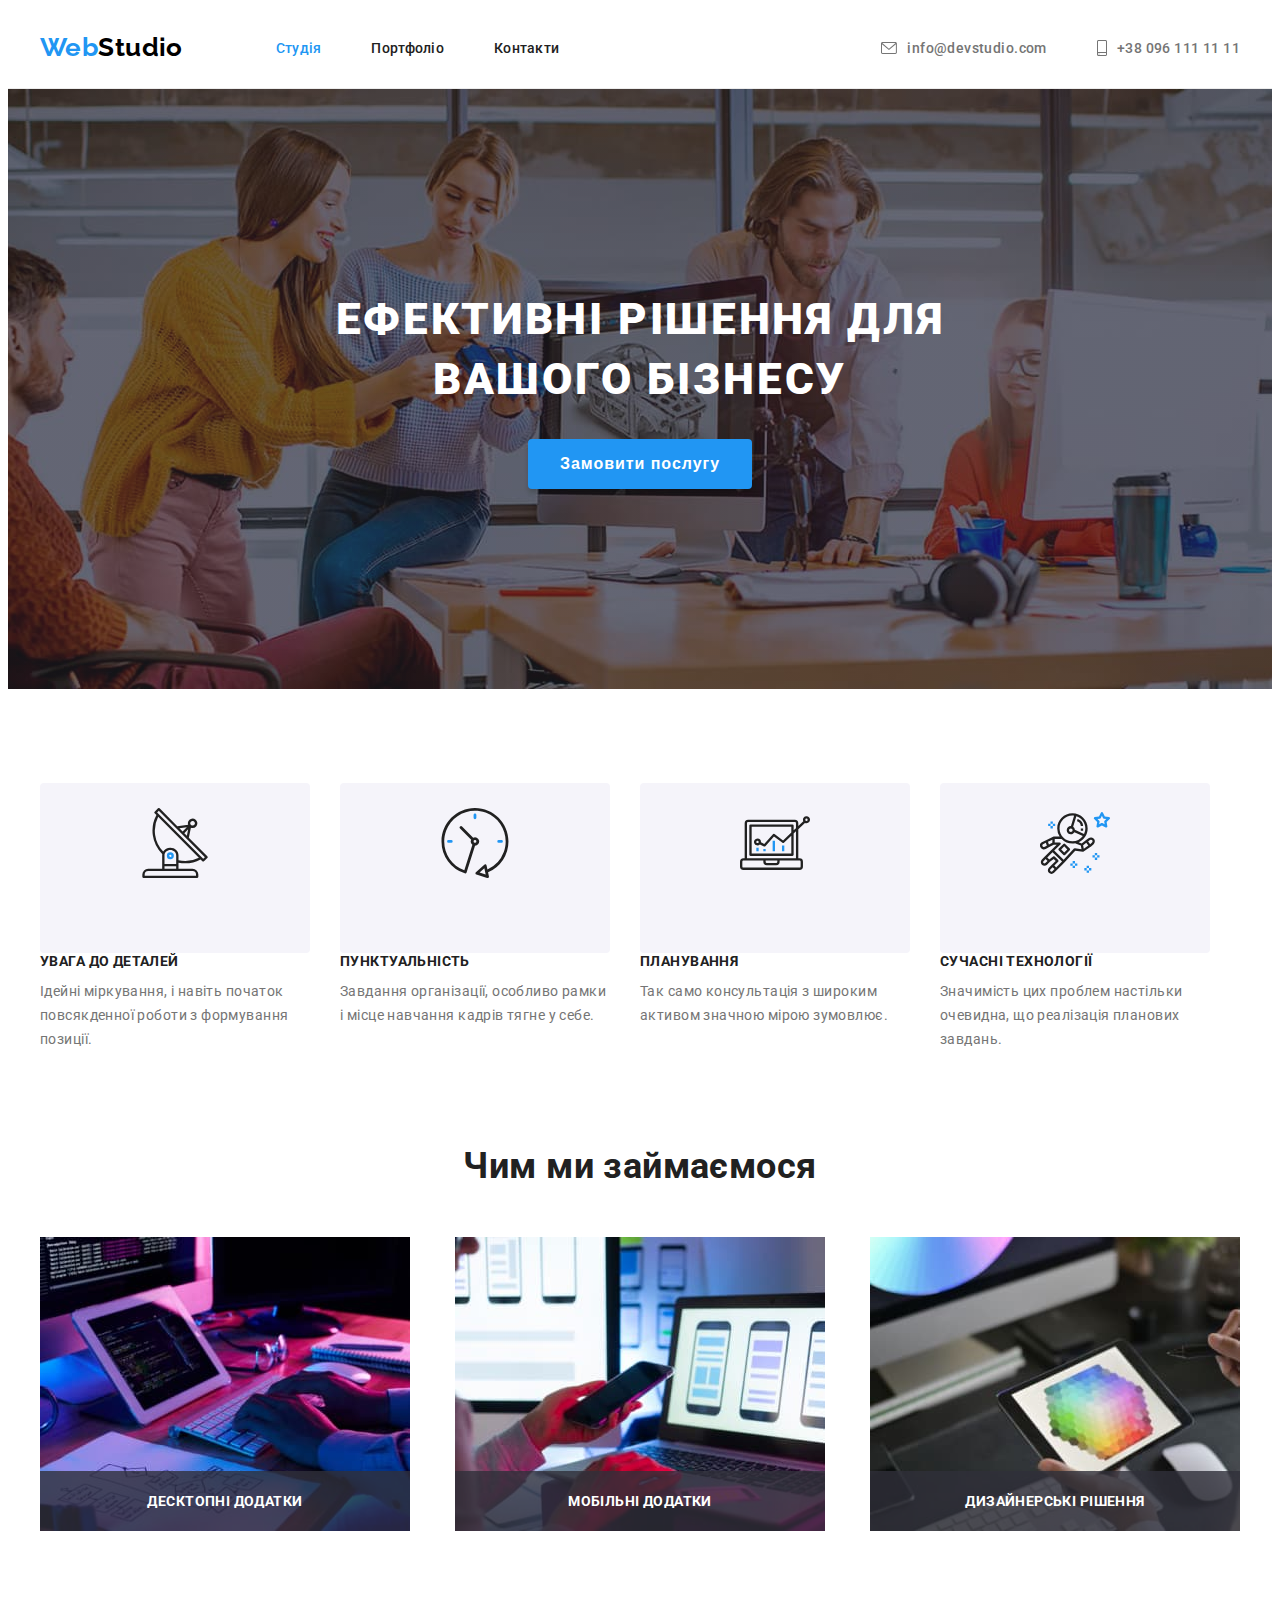
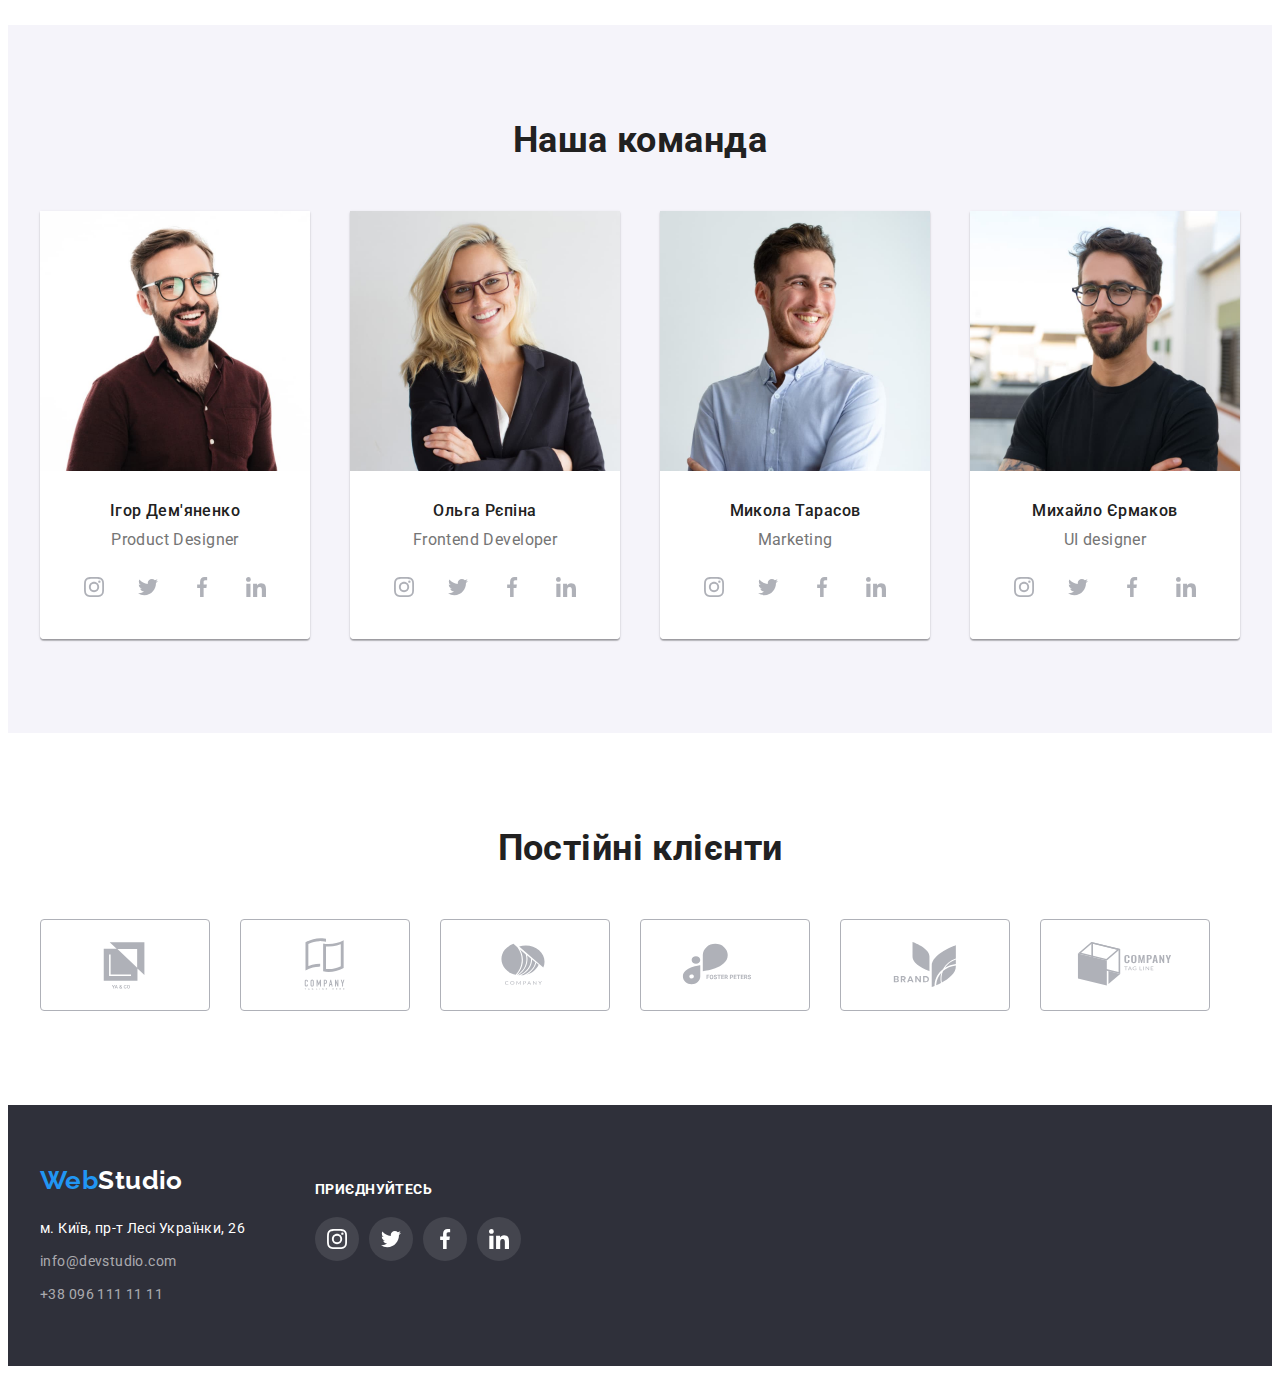
<file: index.html>
<!DOCTYPE html>
<html lang="uk">
  <head>
    <meta charset="UTF-8" />
    <meta http-equiv="X-UA-Compatible" content="IE=edge" />
    <meta name="viewport" content="width=device-width, initial-scale=1.0" />
    <title>Студія</title>
    <link rel="preconnect" href="https://fonts.googleapis.com" />
    <link rel="preconnect" href="https://fonts.gstatic.com" crossorigin />
    <link
      href="https://fonts.googleapis.com/css2?family=Raleway:wght@700&family=Roboto:wght@400;500;700;900&display=swap"
      rel="stylesheet"
    />
    <link
      rel="stylesheet"
      href="https://cdnjs.cloudflare.com/ajax/libs/modern-normalize/1.1.0/modern-normalize.min.css"
      integrity="sha512-wpPYUAdjBVSE4KJnH1VR1HeZfpl1ub8YT/NKx4PuQ5NmX2tKuGu6U/JRp5y+Y8XG2tV+wKQpNHVUX03MfMFn9Q=="
      crossorigin="anonymous"
      referrerpolicy="no-referrer"
    />
    <link rel="stylesheet" href="./css/styles.css" />
  </head>
  <body>
    <header class="page-header">
      <div class="conteiner">
        <nav class="navigation">
          <a href="./index.html" class="logo link">
            <span class="web-logo">Web</span>Studio
          </a>
          <ul class="nav-links link">
            <li class="item">
              <a href="./index.html" class="nav-link active link">Студія</a>
            </li>
            <li class="item">
              <a href="./portfolio.html" class="nav-link link">Портфоліо</a>
            </li>
            <li class="item">
              <a href="" class="nav-link link">Контакти</a>
            </li>
          </ul>
        </nav>
        <ul class="contact-links link">
          <li class="item">
            <a href="mailto:info@devstudio.com" class="contact-link link">
              <svg class="icon envelope">
                <use href="./images/symbol-defs.svg#icon-envelope"></use>
              </svg>
              info@devstudio.com</a
            >
          </li>
          <li class="item">
            <a href="tel:+380961111111" class="contact-link link">
              <svg class="icon smartphone">
                <use href="./images/symbol-defs.svg#icon-smartphone"></use>
              </svg>
              +38 096 111 11 11
            </a>
          </li>
        </ul>
      </div>
    </header>
    <main>
      <!--section banner-->
      <section class="banner section">
        <div class="conteiner">
          <h1 class="banner-title">ЕФЕКТИВНІ РІШЕННЯ ДЛЯ ВАШОГО БІЗНЕСУ</h1>
          <button type="button" class="banner-button">Замовити послугу</button>
        </div>
      </section>
      <!--section benefits-->
      <section class="section">
        <div class="conteiner">
          <h2 class="section-title visually-hidden">Переваги</h2>
          <ul class="benefits-items link">
            <li class="item">
              <div class="decor">
                <svg class="icon-decor antenna">
                  <use href="./images/symbol-defs.svg#icon-antenna"></use>
                </svg>
              </div>
              <h3 class="advantage-title">УВАГА ДО ДЕТАЛЕЙ</h3>
              <p class="advantage">
                Ідейні міркування, і навіть початок повсякденної роботи з
                формування позиції.
              </p>
            </li>
            <li class="item">
              <div class="decor">
                <svg class="icon-decor">
                  <use href="./images/symbol-defs.svg#icon-clock"></use>
                </svg>
              </div>
              <h3 class="advantage-title">ПУНКТУАЛЬНІСТЬ</h3>
              <p class="advantage">
                Завдання організації, особливо рамки і місце навчання кадрів
                тягне у себе.
              </p>
            </li>
            <li class="item">
              <div class="decor">
                <svg class="icon-decor">
                  <use href="./images/symbol-defs.svg#icon-diagram"></use>
                </svg>
              </div>
              <h3 class="advantage-title">ПЛАНУВАННЯ</h3>
              <p class="advantage">
                Так само консультація з широким активом значною мірою зумовлює.
              </p>
            </li>
            <li class="item">
              <div class="decor">
                <svg class="icon-decor">
                  <use href="./images/symbol-defs.svg#icon-astronaut"></use>
                </svg>
              </div>
              <h3 class="advantage-title">СУЧАСНІ ТЕХНОЛОГІЇ</h3>
              <p class="advantage">
                Значимість цих проблем настільки очевидна, що реалізація
                планових завдань.
              </p>
            </li>
          </ul>
        </div>
      </section>
      <!--section employments-->
      <section class="employments section">
        <div class="conteiner">
          <h2 class="section-title">Чим ми займаємося</h2>
          <ul class="employments-items link">
            <li class="employment">
              <div class="employment-card">
                <img src="./images/coding.jpg" alt="кодимо" width="370" />
                <h3 class="advantage-title">Десктопні додатки</h3>
              </div>
            </li>
            <li class="employment">
              <div class="employment-card">
                <img src="./images/work.jpg" alt="дизайн" width="370" />
                <h3 class="advantage-title">Мобільні додатки</h3>
              </div>
            </li>
            <li class="employment">
              <div class="employment-card">
                <img
                  src="./images/take-color.jpg"
                  alt="вибір кольору"
                  width="370"
                />
                <h3 class="advantage-title">Дизайнерські рішення</h3>
              </div>
            </li>
          </ul>
        </div>
      </section>
      <!--section team-->
      <section class="section team">
        <div class="conteiner">
          <h2 class="section-title">Наша команда</h2>
          <ul class="team-items link">
            <li class="employee">
              <img
                src="./images/igor-demjanenko.jpg"
                alt="Ігор_Дем'яненко"
                width="270"
              />
              <div class="player-data">
                <h3 class="employee-title">Ігор Дем'яненко</h3>
                <p class="employee-position">Product Designer</p>
                <ul class="social-links">
                  <li class="item link">
                    <a href="#" class="social-media">
                      <svg class="social">
                        <use
                          href="./images/symbol-defs.svg#icon-instagram"
                        ></use>
                      </svg>
                    </a>
                  </li>
                  <li class="item link">
                    <a href="#" class="social-media">
                      <svg class="social">
                        <use href="./images/symbol-defs.svg#icon-twitter"></use>
                      </svg>
                    </a>
                  </li>
                  <li class="item link">
                    <a href="#" class="social-media">
                      <svg class="social">
                        <use
                          href="./images/symbol-defs.svg#icon-facebook"
                        ></use>
                      </svg>
                    </a>
                  </li>
                  <li class="item link">
                    <a href="#" class="social-media">
                      <svg class="social">
                        <use
                          href="./images/symbol-defs.svg#icon-linkedin"
                        ></use>
                      </svg>
                    </a>
                  </li>
                </ul>
              </div>
            </li>

            <li class="employee">
              <img
                src="./images/olga-repina.jpg"
                alt="Ольга_Рєпіна"
                width="270"
              />
              <div class="player-data">
                <h3 class="employee-title">Ольга Рєпіна</h3>
                <p class="employee-position">Frontend Developer</p>
                <ul class="social-links">
                  <li class="item link">
                    <a href="#" class="social-media">
                      <svg class="social">
                        <use
                          href="./images/symbol-defs.svg#icon-instagram"
                        ></use>
                      </svg>
                    </a>
                  </li>
                  <li class="item link">
                    <a href="#" class="social-media">
                      <svg class="social">
                        <use href="./images/symbol-defs.svg#icon-twitter"></use>
                      </svg>
                    </a>
                  </li>
                  <li class="item link">
                    <a href="#" class="social-media">
                      <svg class="social">
                        <use
                          href="./images/symbol-defs.svg#icon-facebook"
                        ></use>
                      </svg>
                    </a>
                  </li>
                  <li class="item link">
                    <a href="#" class="social-media">
                      <svg class="social">
                        <use
                          href="./images/symbol-defs.svg#icon-linkedin"
                        ></use>
                      </svg>
                    </a>
                  </li>
                </ul>
              </div>
            </li>
            <li class="employee">
              <img
                src="./images/nikola-tarasov.jpg"
                alt="Микола_Тарасов"
                width="270"
              />
              <div class="player-data">
                <h3 class="employee-title">Микола Тарасов</h3>
                <p class="employee-position">Marketing</p>
                <ul class="social-links">
                  <li class="item link">
                    <a href="#" class="social-media">
                      <svg class="social">
                        <use
                          href="./images/symbol-defs.svg#icon-instagram"
                        ></use>
                      </svg>
                    </a>
                  </li>
                  <li class="item link">
                    <a href="#" class="social-media">
                      <svg class="social">
                        <use href="./images/symbol-defs.svg#icon-twitter"></use>
                      </svg>
                    </a>
                  </li>
                  <li class="item link">
                    <a href="#" class="social-media">
                      <svg class="social">
                        <use
                          href="./images/symbol-defs.svg#icon-facebook"
                        ></use>
                      </svg>
                    </a>
                  </li>
                  <li class="item link">
                    <a href="#" class="social-media">
                      <svg class="social">
                        <use
                          href="./images/symbol-defs.svg#icon-linkedin"
                        ></use>
                      </svg>
                    </a>
                  </li>
                </ul>
              </div>
            </li>
            <li class="employee">
              <img
                src="./images/majkl-ermakov.jpg"
                alt="Михайло_Єрмаков"
                width="270"
              />
              <div class="player-data">
                <h3 class="employee-title">Михайло Єрмаков</h3>
                <p class="employee-position">UI designer</p>
                <ul class="social-links">
                  <li class="item link">
                    <a href="#" class="social-media">
                      <svg class="social">
                        <use
                          href="./images/symbol-defs.svg#icon-instagram"
                        ></use>
                      </svg>
                    </a>
                  </li>
                  <li class="item link">
                    <a href="#" class="social-media">
                      <svg class="social">
                        <use href="./images/symbol-defs.svg#icon-twitter"></use>
                      </svg>
                    </a>
                  </li>
                  <li class="item link">
                    <a href="#" class="social-media">
                      <svg class="social">
                        <use
                          href="./images/symbol-defs.svg#icon-facebook"
                        ></use>
                      </svg>
                    </a>
                  </li>
                  <li class="item link">
                    <a href="#" class="social-media">
                      <svg class="social">
                        <use
                          href="./images/symbol-defs.svg#icon-linkedin"
                        ></use>
                      </svg>
                    </a>
                  </li>
                </ul>
              </div>
            </li>
          </ul>
        </div>
      </section>
      <!--5 section clients-->
      <section class="section">
        <div class="conteiner">
          <h2 class="section-title">Постійні клієнти</h2>
          <ul class="client-links">
            <li class="item link">
              <a href="#" class="client-link">
                <svg class="client">
                  <use href="./images/symbol-defs.svg#icon-Logo-one"></use>
                </svg>
              </a>
            </li>
            <li class="item link">
              <a href="" class="client-link">
                <svg class="client">
                  <use href="./images/symbol-defs.svg#icon-Logo-two"></use>
                </svg>
              </a>
            </li>
            <li class="item link">
              <a href="" class="client-link"
                ><svg class="client">
                  <use href="./images/symbol-defs.svg#icon-Logo-three"></use>
                </svg>
              </a>
            </li>
            <li class="item link">
              <a href="" class="client-link link">
                <svg class="client">
                  <use href="./images/symbol-defs.svg#icon-Logo-four"></use>
                </svg>
              </a>
            </li>
            <li class="item link">
              <a href="" class="client-link">
                <svg class="client">
                  <use href="./images/symbol-defs.svg#icon-Logo-five"></use>
                </svg>
              </a>
            </li>
            <li class="item link">
              <a href="" class="client-link">
                <svg class="client">
                  <use href="./images/symbol-defs.svg#icon-Logo-six"></use>
                </svg>
              </a>
            </li>
          </ul>
        </div>
      </section>
    </main>
    <footer class="footer">
      <div class="conteiner">
        <div class="footer-adress">
          <a href="index.html" class="logo link"
            ><span class="web-logo">Web</span>Studio</a
          >
          <address>
            <ul class="footer-contacts link">
              <li class="item">
                <a
                  href="https://goo.gl/maps/CPtrU1FHBa2aNyZL9"
                  target="_blank"
                  rel="noopener noreferrer nofollow"
                  class="footer-map link"
                  >м. Київ, пр-т Лесі Українки, 26</a
                >
              </li>
              <li class="item">
                <a href="mailto:info@devstudio.com" class="footer-contact link"
                  >info@devstudio.com</a
                >
              </li>
              <li class="item">
                <a href="tel:+380961111111" class="footer-contact link"
                  >+38 096 111 11 11</a
                >
              </li>
            </ul>
          </address>
        </div>
        <div class="footer-media">
          <h3 class="media-title">приєднуйтесь</h3>
          <ul class="social-links">
            <li class="item link">
              <a href="#" class="social-media">
                <svg class="social">
                  <use href="./images/symbol-defs.svg#icon-instagram"></use>
                </svg>
              </a>
            </li>
            <li class="item link">
              <a href="#" class="social-media">
                <svg class="social">
                  <use href="./images/symbol-defs.svg#icon-twitter"></use>
                </svg>
              </a>
            </li>
            <li class="item link">
              <a href="#" class="social-media">
                <svg class="social">
                  <use href="./images/symbol-defs.svg#icon-facebook"></use>
                </svg>
              </a>
            </li>
            <li class="item link">
              <a href="#" class="social-media">
                <svg class="social">
                  <use href="./images/symbol-defs.svg#icon-linkedin"></use>
                </svg>
              </a>
            </li>
          </ul>
        </div>
      </div>
    </footer>
  </body>
</html>
</file>
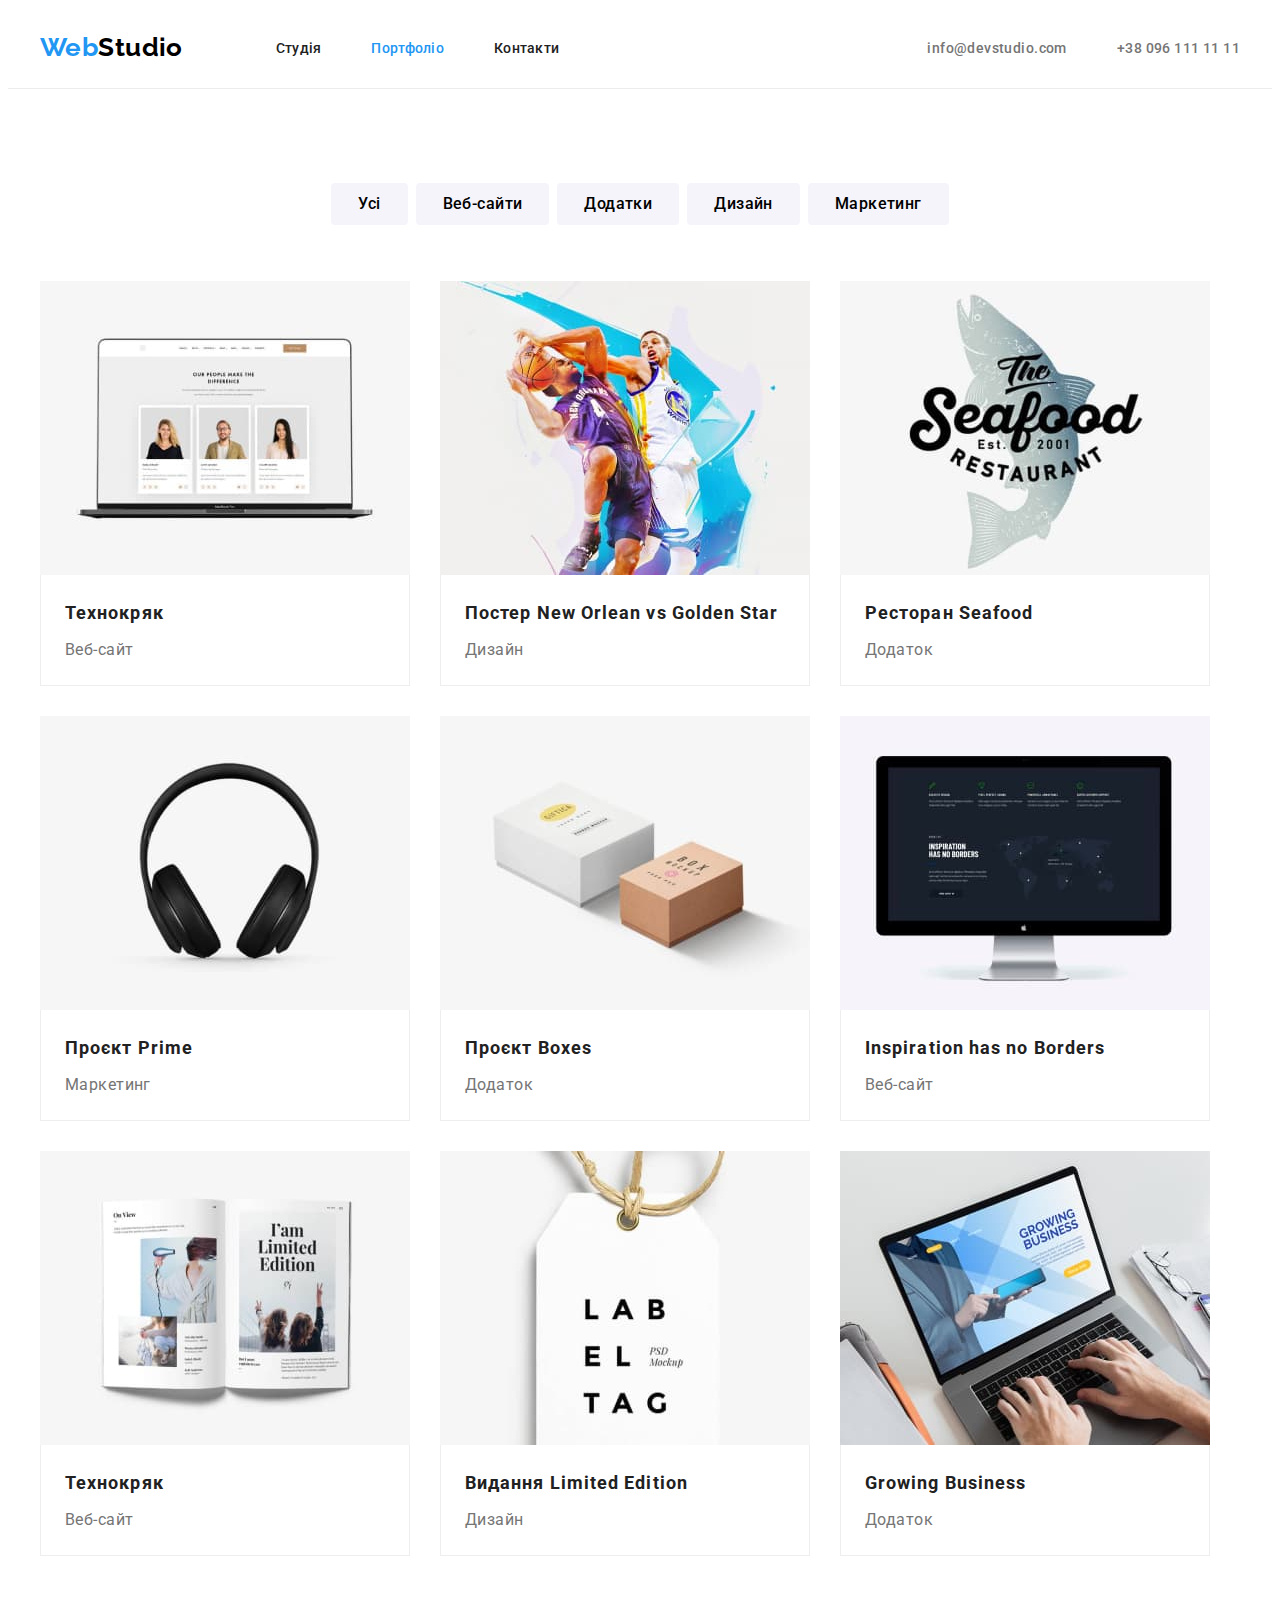
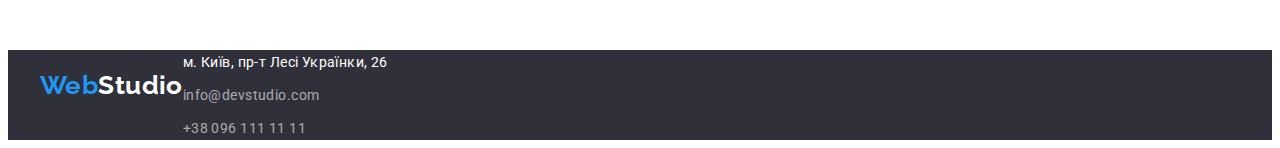
<file: portfolio.html>
<!DOCTYPE html>
<html lang="uk">
  <head>
    <meta charset="UTF-8" />
    <meta http-equiv="X-UA-Compatible" content="IE=edge" />
    <meta name="viewport" content="width=device-width, initial-scale=1.0" />
    <title>Портфоліо</title>
    <link rel="preconnect" href="https://fonts.googleapis.com" />
    <link rel="preconnect" href="https://fonts.gstatic.com" crossorigin />
    <link
      href="https://fonts.googleapis.com/css2?family=Raleway:wght@700&family=Roboto:wght@400;500;700;900&display=swap"
      rel="stylesheet"
    />
    <link
      rel="stylesheet"
      href="https://cdnjs.cloudflare.com/ajax/libs/modern-normalize/1.1.0/modern-normalize.min.css"
      integrity="sha512-wpPYUAdjBVSE4KJnH1VR1HeZfpl1ub8YT/NKx4PuQ5NmX2tKuGu6U/JRp5y+Y8XG2tV+wKQpNHVUX03MfMFn9Q=="
      crossorigin="anonymous"
      referrerpolicy="no-referrer"
    />
    <link rel="stylesheet" href="./css/styles.css" />
  </head>
  <body>
    <header class="page-header">
      <div class="conteiner">
        <nav class="navigation">
          <a href="./index.html" class="logo link">
            <span class="web-logo">Web</span>Studio
          </a>
          <ul class="nav-links link">
            <li class="item">
              <a href="./index.html" class="nav-link link">Студія</a>
            </li>
            <li class="item">
              <a href="./portfolio.html" class="nav-link active link"
                >Портфоліо</a
              >
            </li>
            <li class="item">
              <a href="" class="nav-link link">Контакти</a>
            </li>
          </ul>
        </nav>
        <ul class="contact-links link">
          <li class="item">
            <a href="mailto:info@devstudio.com" class="contact-link link"
              >info@devstudio.com</a
            >
          </li>
          <li class="item">
            <a href="tel:+380961111111" class="contact-link link"
              >+38 096 111 11 11</a
            >
          </li>
        </ul>
      </div>
    </header>
    <main>
      <section class="section">
        <div class="conteiner">
          <h1 class="section-title visually-hidden">проекти</h1>
          <ul class="filter-items link">
            <li class="item">
              <button type="button" class="filter-button">Усі</button>
            </li>
            <li class="item">
              <button type="button" class="filter-button">Веб-сайти</button>
            </li>
            <li class="item">
              <button type="button" class="filter-button">Додатки</button>
            </li>
            <li class="item">
              <button type="button" class="filter-button">Дизайн</button>
            </li>
            <li class="item">
              <button type="button" class="filter-button">Маркетинг</button>
            </li>
          </ul>

          <ul class="project-list link">
            <li class="project-item">
              <div class="box">
                <img src="./images/laptop.jpg" alt="ноутбук" width="370" />
                <div class="overlay">
                  <p class="box-name">
                    Ресурс пропонує комплексні пропозиції з різним рівнем
                    функціоналу та сервісів. Все це дозволить відвідувачу
                    отримати вичерпні відомості про компанію чи приватну особу.
                  </p>
                </div>
              </div>
              <div class="border">
                <h3 class="project-title">Технокряк</h3>
                <p class="project-name">Веб-сайт</p>
              </div>
            </li>
            <li class="project-item">
              <div class="box">
                <img src="./images/basket.jpg" alt="баскетбол" width="370" />
                <div class="overlay">
                  <p class="box-name">
                    Ресурс пропонує комплексні пропозиції з різним рівнем
                    функціоналу та сервісів. Все це дозволить відвідувачу
                    отримати вичерпні відомості про компанію чи приватну особу.
                  </p>
                </div>
              </div>
              <div class="border">
                <h3 class="project-title">Постер New Orlean vs Golden Star</h3>
                <p class="project-name">Дизайн</p>
              </div>
            </li>
            <li class="project-item">
              <div class="box">
                <img src="./images/fish.jpg" alt="риба" width="370" />
                <div class="overlay">
                  <p class="box-name">
                    Ресурс пропонує комплексні пропозиції з різним рівнем
                    функціоналу та сервісів. Все це дозволить відвідувачу
                    отримати вичерпні відомості про компанію чи приватну особу.
                  </p>
                </div>
              </div>
              <div class="border">
                <h3 class="project-title">Ресторан Seafood</h3>
                <p class="project-name">Додаток</p>
              </div>
            </li>
            <li class="project-item">
              <div class="box">
                <img
                  src="./images/headphones.jpg"
                  alt="навушники"
                  width="370"
                />
                <div class="overlay">
                  <p class="box-name">
                    Ресурс пропонує комплексні пропозиції з різним рівнем
                    функціоналу та сервісів. Все це дозволить відвідувачу
                    отримати вичерпні відомості про компанію чи приватну особу.
                  </p>
                </div>
              </div>
              <div class="border">
                <h3 class="project-title">Проєкт Prime</h3>
                <p class="project-name">Маркетинг</p>
              </div>
            </li>
            <li class="project-item">
              <div class="box">
                <img src="./images/boxes.jpg" alt="коробки" width="370" />
                <div class="overlay">
                  <p class="box-name">
                    Ресурс пропонує комплексні пропозиції з різним рівнем
                    функціоналу та сервісів. Все це дозволить відвідувачу
                    отримати вичерпні відомості про компанію чи приватну особу.
                  </p>
                </div>
              </div>
              <div class="border">
                <h3 class="project-title">Проєкт Boxes</h3>
                <p class="project-name">Додаток</p>
              </div>
            </li>
            <li class="project-item">
              <div class="box">
                <img src="./images/desktop.jpg" alt="монітор" width="370" />
                <div class="overlay">
                  <p class="box-name">
                    Ресурс пропонує комплексні пропозиції з різним рівнем
                    функціоналу та сервісів. Все це дозволить відвідувачу
                    отримати вичерпні відомості про компанію чи приватну особу.
                  </p>
                </div>
              </div>
              <div class="border">
                <h3 class="project-title">Inspiration has no Borders</h3>
                <p class="project-name">Веб-сайт</p>
              </div>
            </li>
            <li class="project-item">
              <div class="box">
                <img src="./images/magazine.jpg" alt="журнал" width="370" />
                <div class="overlay">
                  <p class="box-name">
                    Ресурс пропонує комплексні пропозиції з різним рівнем
                    функціоналу та сервісів. Все це дозволить відвідувачу
                    отримати вичерпні відомості про компанію чи приватну особу.
                  </p>
                </div>
              </div>
              <div class="border">
                <h3 class="project-title">Технокряк</h3>
                <p class="project-name">Веб-сайт</p>
              </div>
            </li>
            <li class="project-item">
              <div class="box">
                <img src="./images/labeltag.jpg" alt="цінник" width="370" />
                <div class="overlay">
                  <p class="box-name">
                    Ресурс пропонує комплексні пропозиції з різним рівнем
                    функціоналу та сервісів. Все це дозволить відвідувачу
                    отримати вичерпні відомості про компанію чи приватну особу.
                  </p>
                </div>
              </div>
              <div class="border">
                <h3 class="project-title">Видання Limited Edition</h3>
                <p class="project-name">Дизайн</p>
              </div>
            </li>
            <li class="project-item">
              <div class="box">
                <img src="./images/wework.jpg" alt="працюємо" width="370" />
                <div class="overlay">
                  <p class="box-name">
                    Ресурс пропонує комплексні пропозиції з різним рівнем
                    функціоналу та сервісів. Все це дозволить відвідувачу
                    отримати вичерпні відомості про компанію чи приватну особу.
                  </p>
                </div>
              </div>
              <div class="border">
                <h3 class="project-title">Growing Business</h3>
                <p class="project-name">Додаток</p>
              </div>
            </li>
          </ul>
        </div>
      </section>
    </main>
    <footer class="footer">
      <div class="conteiner">
        <a href="index.html" class="logo link"
          ><span class="web-logo">Web</span>Studio</a
        >
        <address>
          <ul class="footer-contacts link">
            <li class="item">
              <a
                href="https://goo.gl/maps/CPtrU1FHBa2aNyZL9"
                target="_blank"
                rel="noopener noreferrer nofollow"
                class="footer-map link"
                >м. Київ, пр-т Лесі Українки, 26</a
              >
            </li>
            <li class="item">
              <a href="mailto:info@devstudio.com" class="footer-contact link"
                >info@devstudio.com</a
              >
            </li>
            <li class="item">
              <a href="tel:+380961111111" class="footer-contact link"
                >+38 096 111 11 11</a
              >
            </li>
          </ul>
        </address>
      </div>
    </footer>
  </body>
</html>
</file>
<file: css/styles.css>
body {
  font-family: "Roboto", sans-serif;
  font-size: 14px;
  color: var(--main-text-color);
  letter-spacing: 0.03em;
  background-color: var(--background-main);
}

:root {
  --brand-color: #2196f3;
  --main-text-color: #212121;
  --other-text-color: #757575;
  --background-main: #ffffff;
  --other-bg: #f5f4fa;
  --icon-color: #afb1b8;
}

.visually-hidden {
  position: absolute;
  white-space: nowrap;
  width: 1px;
  height: 1px;
  overflow: hidden;
  border: 0;
  padding: 0;
  clip: rect(0 0 0 0);
  clip-path: inset(50%);
  margin: -1px;
}

.link {
  list-style: none;
  text-decoration: none;
}

.conteiner {
  width: 1200px;
  padding-left: 15px;
  padding-right: 15px;
  margin-right: auto;
  margin-left: auto;
  align-items: center;
}

img,
svg {
  display: block;
}

/*стилі шапки(header)*/
.page-header {
  position: sticky;
  z-index: 100;
  top: 0;
  background-color: var(--background-main);
  border-bottom: 1px solid #ececec;
}

.page-header .conteiner {
  display: flex;
}

.navigation {
  display: flex;
  align-items: center;
}

.logo {
  margin-right: 93px;
  padding-top: 24px;
  padding-bottom: 25px;

  font-family: "Raleway";
  font-style: normal;
  font-weight: 700;
  font-size: 26px;
  line-height: calc(31 / 26);

  color: #000000;
}

.web-logo {
  color: var(--brand-color);
}

.nav-links .item:not(:last-child) {
  margin-right: 50px;
}

.nav-links {
  display: flex;
  margin: 0;
  padding-left: 0;
}

.nav-link {
  font-weight: 500;
  line-height: calc(16 / 14);
  letter-spacing: 0.02em;

  color: var(--main-text-color);

  display: block;
  padding: 32px 0;
}

.nav-links .nav-link:hover,
.nav-links .nav-link:focus {
  color: var(--brand-color);
}
.nav-link.active {
  color: var(--brand-color);
}

.contact-links {
  display: flex;
  margin: 0;
  padding-left: 0;
  margin-left: auto;
}

.contact-links .item:not(:last-child) {
  margin-right: 50px;
}

.contact-link .icon {
  margin-right: 10px;
}

.icon.envelope {
  width: 16px;
  height: 12px;
  fill: currentColor;
}

.icon.smartphone {
  width: 10px;
  height: 16px;
  fill: currentColor;
}

.contact-link {
  color: var(--other-text-color);
  font-weight: 500;
  line-height: calc(16 / 14);

  display: flex;
  align-items: center;
  padding: 32px 0;
}

.contact-links .contact-link:hover,
.contact-links .contact-link:focus {
  color: var(--brand-color);
}
/*стилі підвала(footer)*/
.footer {
  background-color: #2f303a;
}

.footer .conteiner {
  display: flex;
}

.footer-adress {
  margin-right: 70px;
  padding-top: 60px;
  padding-bottom: 60px;
}

.footer .logo {
  display: block;
  color: var(--background-main);
  margin-right: 0;
  margin-bottom: 20px;
  padding: 0;
}

.footer-contacts {
  margin: 0;
  padding: 0;
}

.footer-contacts .item:not(:last-child) {
  margin-bottom: 9px;
}

.footer-map {
  font-style: normal;
  font-weight: 400;
  line-height: calc(24 / 14);
  color: var(--background-main);
}

.footer-contact {
  font-style: normal;
  line-height: calc(24 / 14);
  color: rgba(255, 255, 255, 0.6);
}

.footer-contact:hover,
.footer-contact:focus {
  color: var(--brand-color);
}

.footer-media {
  padding-top: 70px;
  padding-bottom: 100px;
}

.media-title {
  margin-top: 0;
  margin-bottom: 20px;

  font-size: 14px;
  line-height: calc(16 / 14);
  text-transform: uppercase;
  color: var(--background-main);
}

.footer-media .social-links {
  padding: 0;
}

.footer-media .social-media {
  fill: var(--background-main);
  background-color: rgba(255, 255, 255, 0.1);
}

/*стилі студії(1я страниця)
1-я секція*/

.section {
  padding-top: 94px;
  padding-bottom: 94px;
}

.banner.section {
  padding-top: 200px;
  padding-bottom: 200px;

  background-image: linear-gradient(
      rgba(47, 48, 58, 0.4),
      rgba(47, 48, 58, 0.4)
    ),
    url("../images/bghero.jpg");
  background-repeat: no-repeat;
  background-position: center;
  background-size: 1600px;
  background-color: #2f303a;
}

.banner-title {
  width: 696px;
  font-weight: 900;
  font-size: 44px;
  line-height: calc(60 / 44);
  text-align: center;
  letter-spacing: 0.06em;
  text-transform: uppercase;
  color: var(--background-main);

  margin-top: 0px;
  margin-bottom: 30px;
  margin-right: auto;
  margin-left: auto;
}
.banner-button {
  display: block;
  margin-left: auto;
  margin-right: auto;
  min-width: 216px;
  padding: 10px 32px;
  border: none;
  box-shadow: 0px 4px 4px rgba(0, 0, 0, 0.15);
  border-radius: 4px;
  cursor: pointer;

  font-weight: 700;
  font-size: 16px;
  line-height: calc(30 / 16);
  letter-spacing: 0.06em;

  background-color: var(--brand-color);
  color: var(--background-main);
}

.banner-button:hover,
.banner-button:focus {
  background-color: var(--background-main);
  color: var(--main-text-color);
}

/*2я секція - переваги*/
/*стилі заголовків сецій 2-4*/

.section-title {
  font-size: 36px;
  line-height: calc(42 / 36);
  text-align: center;

  margin-top: 0;
  margin-bottom: 50px;
}

.benefits-items {
  display: flex;
  margin: 0;
  padding: 0;
}

.benefits-items .item:not(:last-child) {
  margin-right: 30px;
}

.benefits-items .item {
  width: 270px;
}

.decor {
  height: 120px;
  background-color: var(--other-bg);
  border-radius: 4px;
  padding: 25px 100px;
}

.icon-decor {
  width: 70px;
  height: 70px;
}

.advantage-title {
  margin-top: 0;
  margin-bottom: 10px;

  font-size: 14px;
  line-height: calc(16 / 14);
  text-transform: uppercase;
}

.advantage {
  margin: 0;

  line-height: calc(24 / 14);
  color: var(--other-text-color);
}
/*3я секція - чим ми займаємося*/

.employments.section {
  padding-top: 0;
}

.employments-items {
  display: flex;
  justify-content: space-between;
  margin: 0;
  padding: 0;
}

.employment {
  display: block;
}

.employment-card {
  position: relative;
}

.employment-card .advantage-title {
  position: absolute;
  bottom: 0;
  width: 100%;
  padding: 22px 0;
  margin: 0;
  text-align: center;
  color: var(--background-main);
  background-color: rgba(47, 48, 58, 0.8);
}

/*4а секція - наша команда*/
.team.section {
  background-color: #f5f4fa;
}

.team-items {
  display: flex;
  justify-content: space-between;
  margin: 0;
  padding: 0;
}

.employee {
  overflow: hidden;
  border-radius: 0px 0px 4px 4px;
  box-shadow: 0px 1px 3px rgba(0, 0, 0, 0.12), 0px 1px 1px rgba(0, 0, 0, 0.14),
    0px 2px 1px rgba(0, 0, 0, 0.2);
}

.player-data {
  padding-top: 30px;
  padding-bottom: 30px;
  background: var(--background-main);
}

.employee-title {
  font-weight: 500;
  font-size: 16px;
  line-height: calc(19 / 16);
  text-align: center;
  margin-top: 0;
  margin-bottom: 10px;
}
.employee-position {
  font-size: 16px;
  line-height: calc(19 / 16);
  text-align: center;
  color: var(--other-text-color);
  margin-top: 0;
  margin-bottom: 16px;
}

.social-links {
  display: flex;
  padding: 0 32px;
  margin: 0;
}
.social-links .item:not(:last-child) {
  margin-right: 10px;
}

.social-media {
  display: block;
  padding: 12px;
  border-radius: 50%;

  fill: var(--icon-color);
  background-color: var(--background-main);
  color: var(--background-main);

  transition-property: background-color, transform;
  transition-duration: 500ms;
  transition-timing-function: linear;
  transition-delay: 0;
}

.social {
  width: 20px;
  height: 20px;
}

.social-media:hover,
.social-media:focus {
  background-color: var(--brand-color);
  fill: currentColor;

  transform: rotate(360deg);
}

/* 5я секция */

.client-links {
  display: flex;
  padding: 0;
  margin: 0;
}

.client-links > .item:not(:last-child) {
  margin-right: 30px;
}

.client-link {
  display: block;
  padding: 15px 31px;

  color: var(--icon-color);
  border: 1px solid var(--icon-color);
  border-radius: 4px;
}

.client-link:hover,
.client-link:focus {
  color: var(--brand-color);
  border: 1px solid var(--brand-color);
}

.client {
  fill: currentColor;
  width: 106px;
  height: 60px;
}

/*стилі портфоліо(2я страниця)*/
/*  - філтер*/
.filter-items {
  display: flex;
  justify-content: center;
  margin-top: 0;
  margin-bottom: 56px;
  padding: 0;
}

.filter-items .item:not(:last-child) {
  margin-right: 8px;
}

.filter-items .filter-button {
  padding: 6px 25px;

  font-family: inherit;
  letter-spacing: inherit;
  font-weight: 500;
  font-size: 16px;
  line-height: calc(26 / 16);
  text-align: center;
  cursor: pointer;

  border-radius: 4px;
  border-color: transparent;
  background-color: var(--other-bg);
}
.filter-button:hover,
.filter-button:focus {
  background-color: var(--brand-color);
  color: var(--background-main);
  box-shadow: 0px 3px 1px rgba(0, 0, 0, 0.1), 0px 1px 2px rgba(0, 0, 0, 0.08),
    0px 2px 2px rgba(0, 0, 0, 0.12);
}
/*2а секція - розділи*/

.project-list {
  display: flex;
  flex-wrap: wrap;

  margin: 0;
  padding: 0;
}

.project-item {
  width: 370px;
  background: var(--background-main);
}

.project-item:not(:nth-child(3n)) {
  margin-right: 30px;
}

.project-item:not(:nth-last-child(-n + 3)) {
  margin-bottom: 30px;
}

.project-item:hover,
.project-item:focus {
  box-shadow: 0px 1px 1px rgba(0, 0, 0, 0.12), 0px 4px 4px rgba(0, 0, 0, 0.06),
    1px 4px 6px rgba(0, 0, 0, 0.16);
}

.box {
  position: relative;
  overflow: hidden;
}

.overlay {
  position: absolute;
  top: 0;
  left: 0;
  width: 100%;
  height: 100%;
  padding: 63px 24px;
  transform: translateY(100%);
  transition: transform 250ms ease;

  background-color: rgba(33, 150, 243, 0.9);
}

.box:hover .overlay {
  transform: translateY(0);
}

.box-name {
  margin: 0;
  font-size: 18px;
  line-height: calc(28 / 18);
  color: var(--background-main);
}

.border {
  border: 1px solid #eeeeee;
  border-top: none;
  padding: 20px 24px;
}

.project-title {
  font-size: 18px;
  line-height: calc(36 / 18);
  letter-spacing: 0.06em;
  margin-top: 0;
  margin-bottom: 4px;
}
.project-name {
  font-size: 16px;
  line-height: calc(30 / 16);
  color: var(--other-text-color);
  margin: 0;
}
</file>
